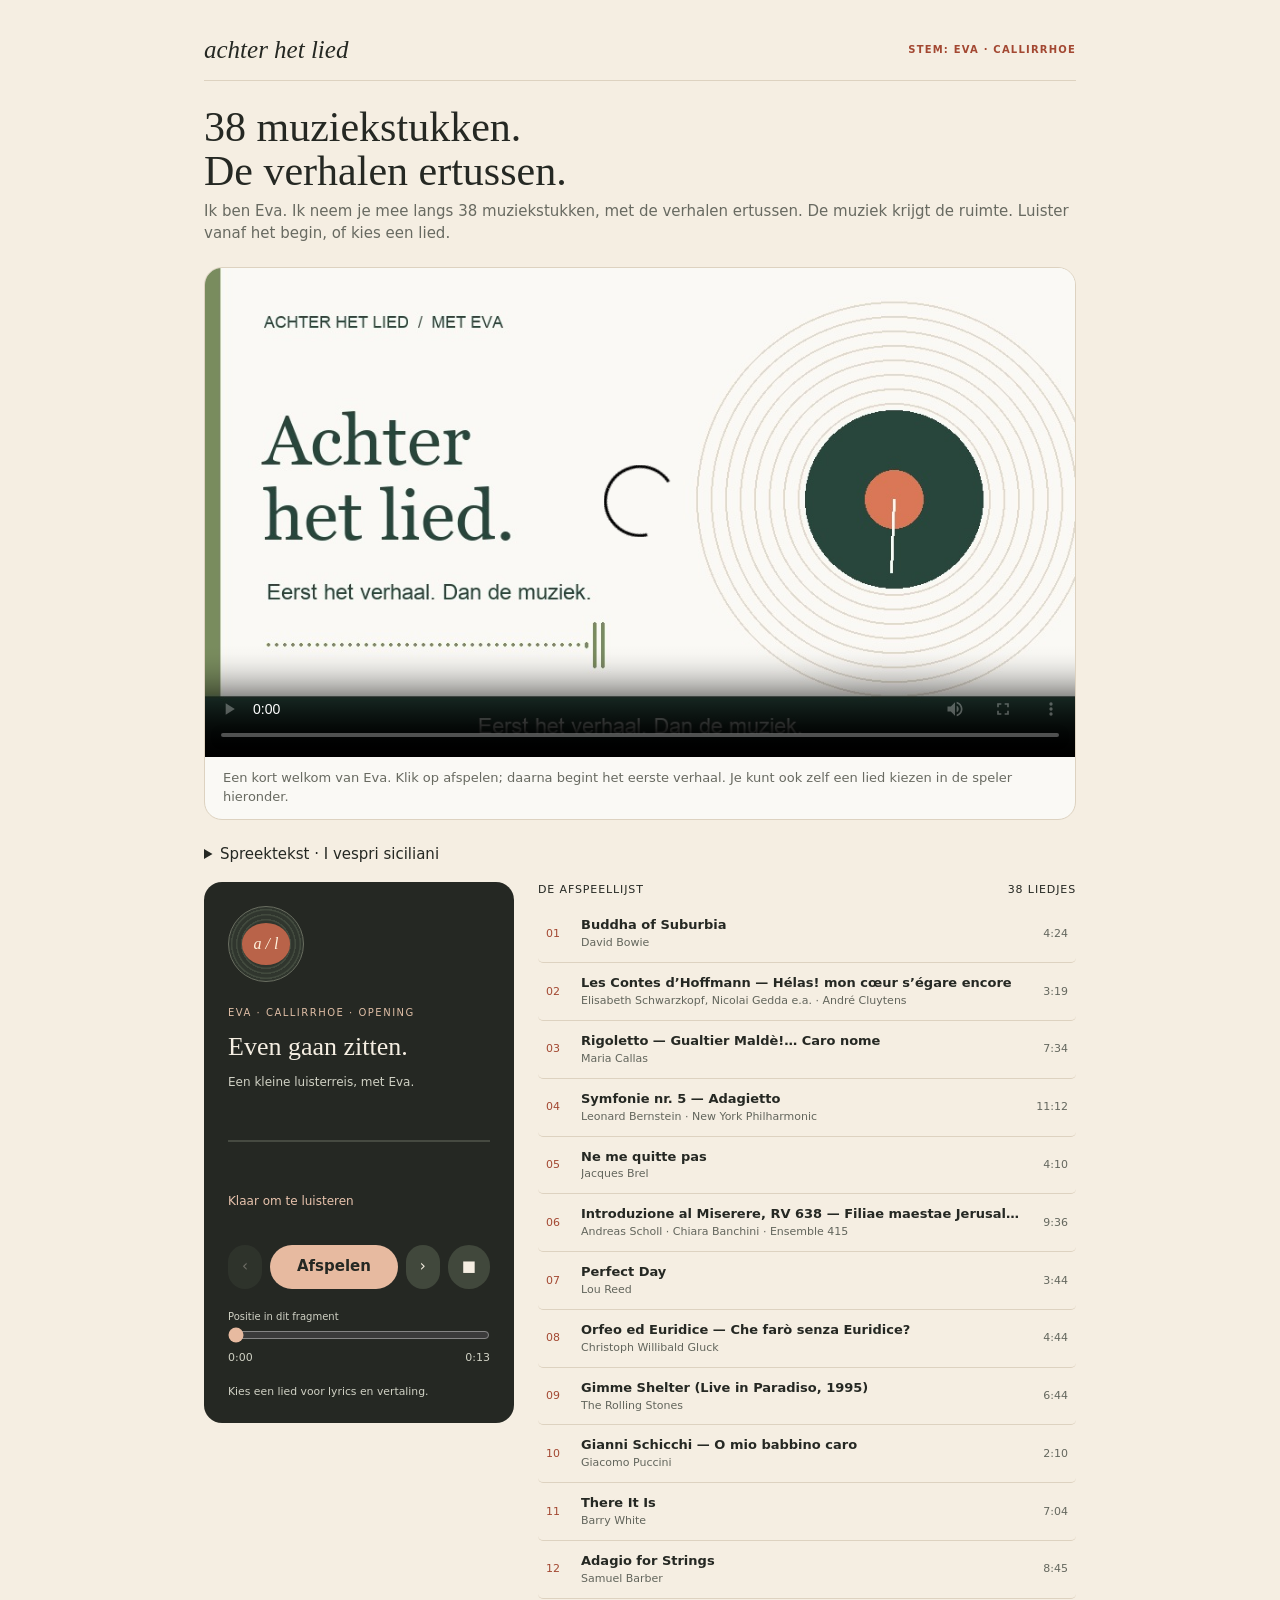
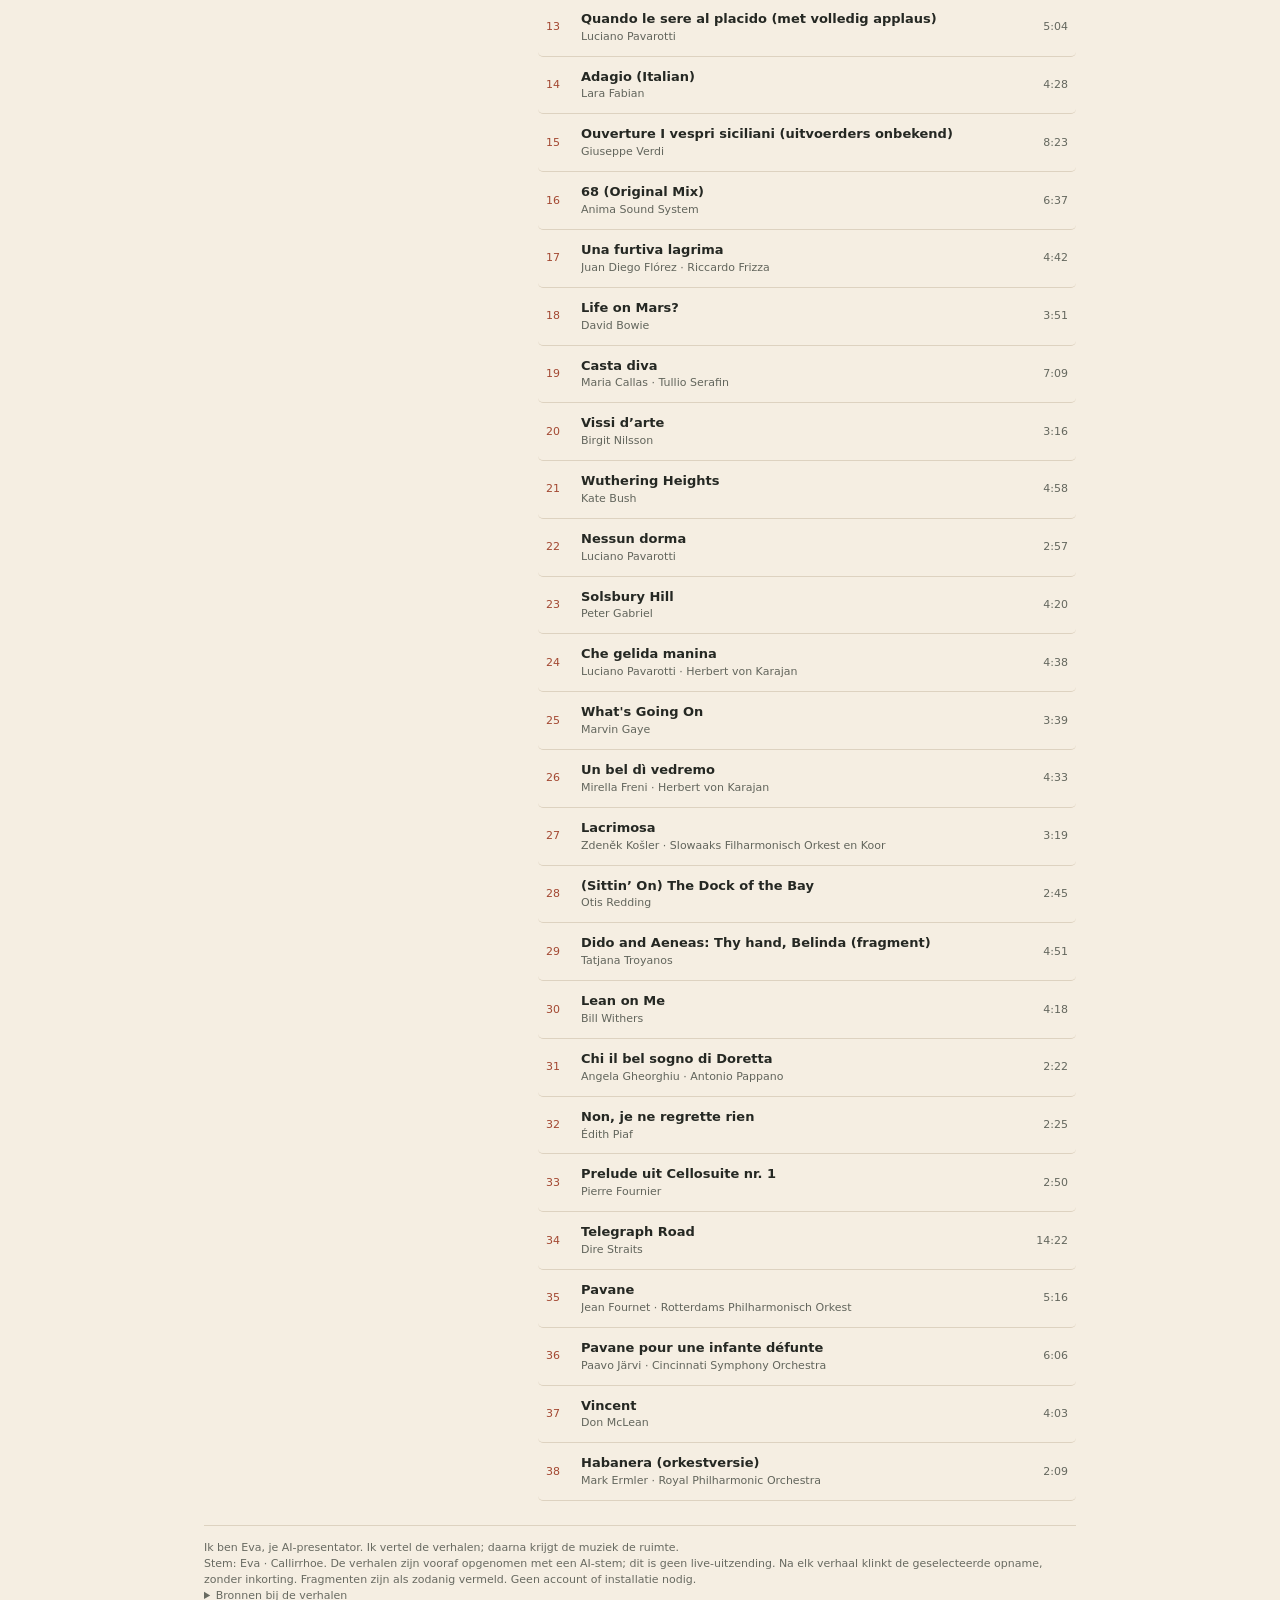
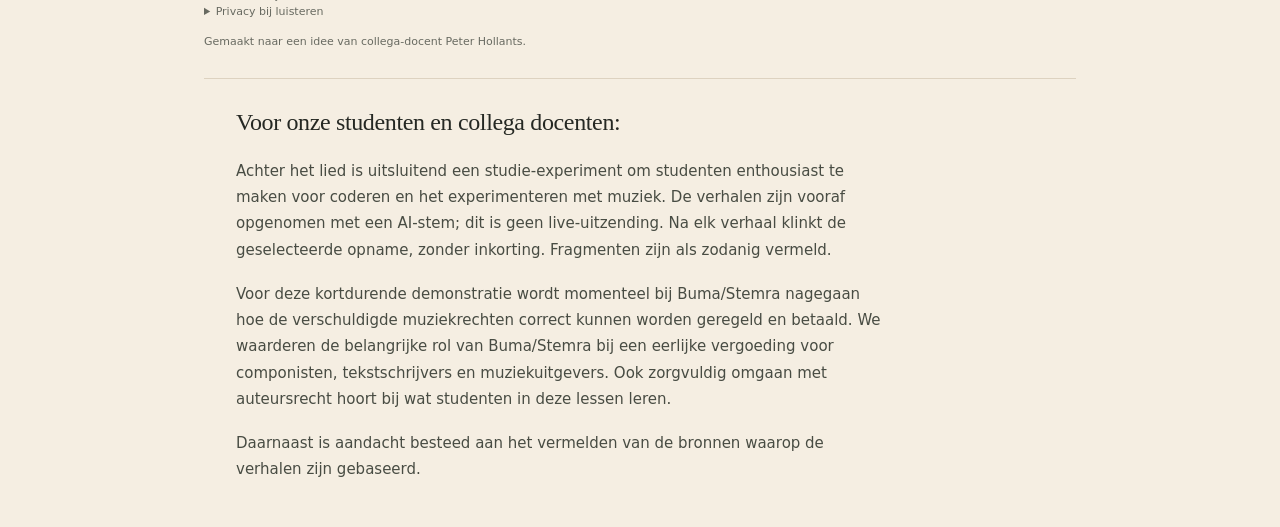
<file: index.html>
<!doctype html><html lang="nl"><head><meta charset="utf-8"><meta name="viewport" content="width=device-width,initial-scale=1"><meta name="referrer" content="no-referrer"><meta http-equiv="refresh" content="0;url=eva-test/"><title>Achter het lied — Eva</title><link rel="canonical" href="https://berndonn.github.io/achter-het-lied-demo/eva-test/"></head><body><p><a href="eva-test/">Luister naar de actuele uitzending van Achter het lied met Eva.</a></p></body></html>
</file>
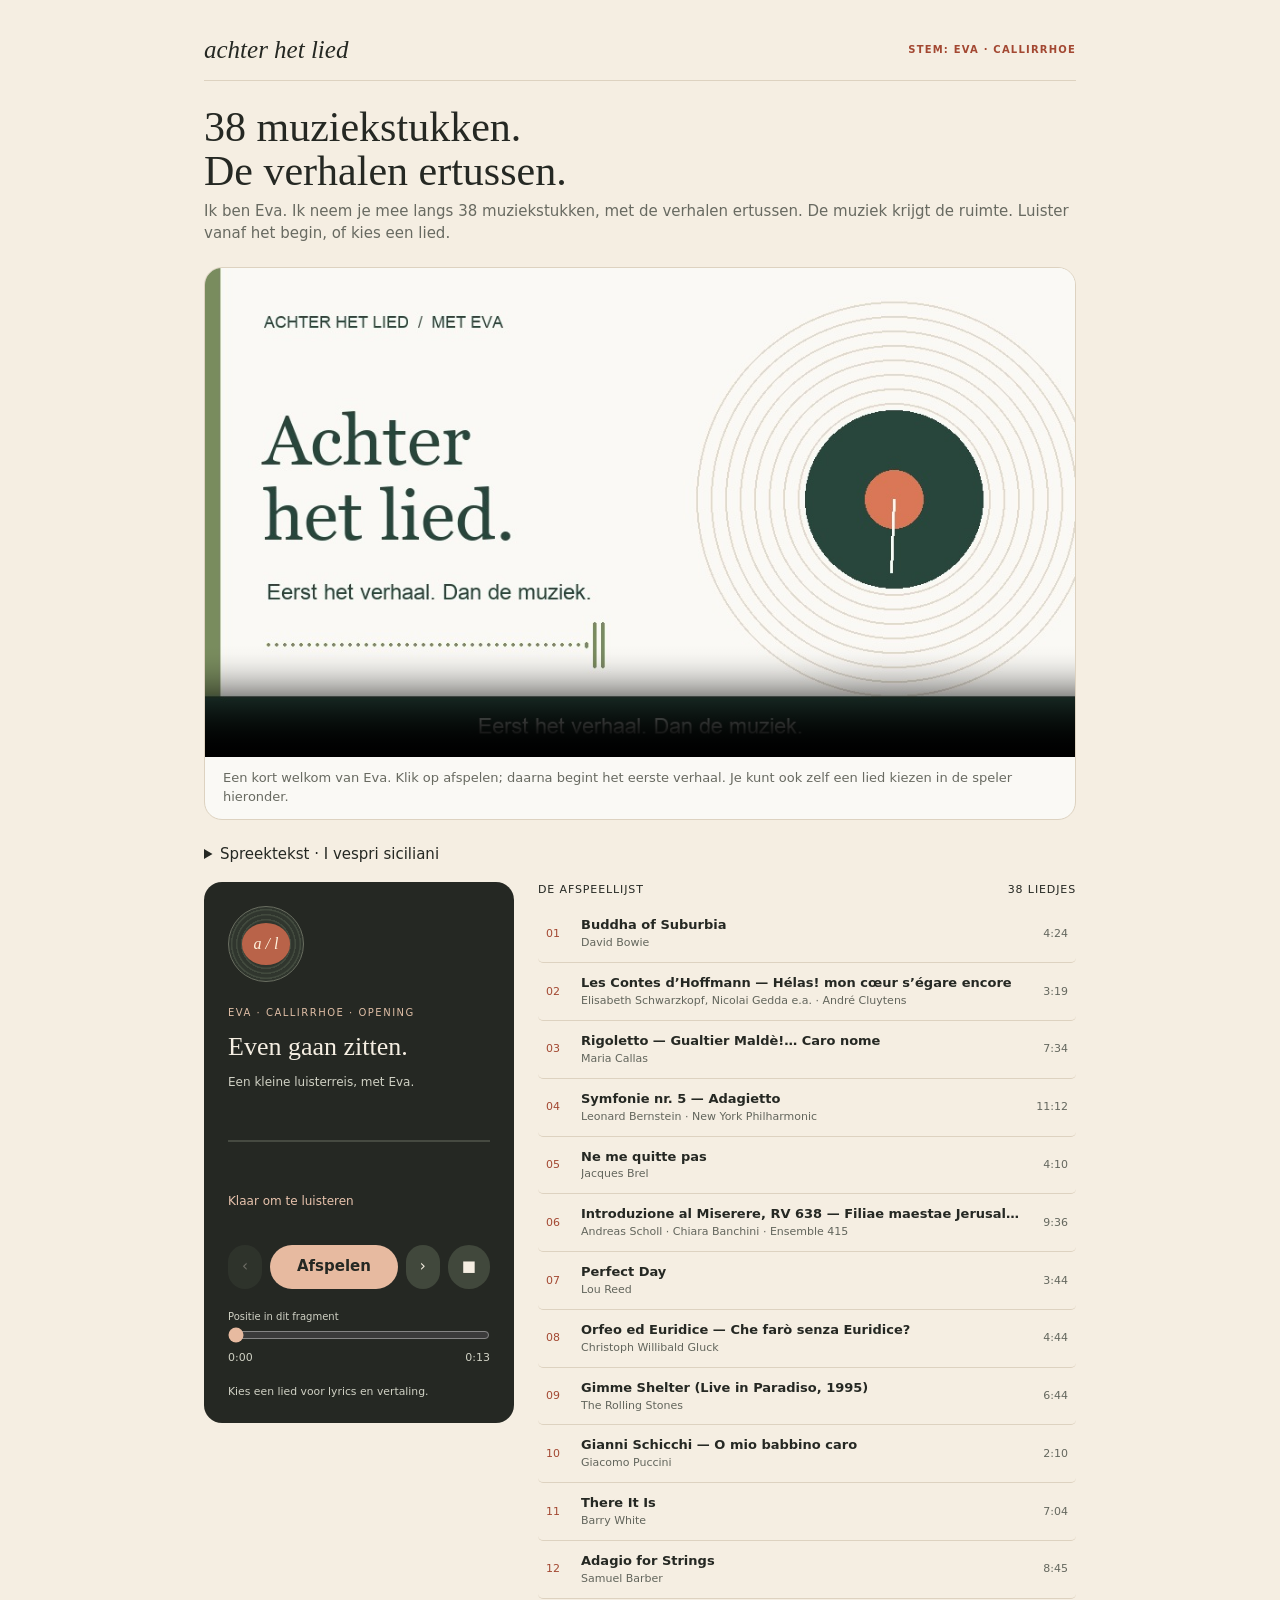
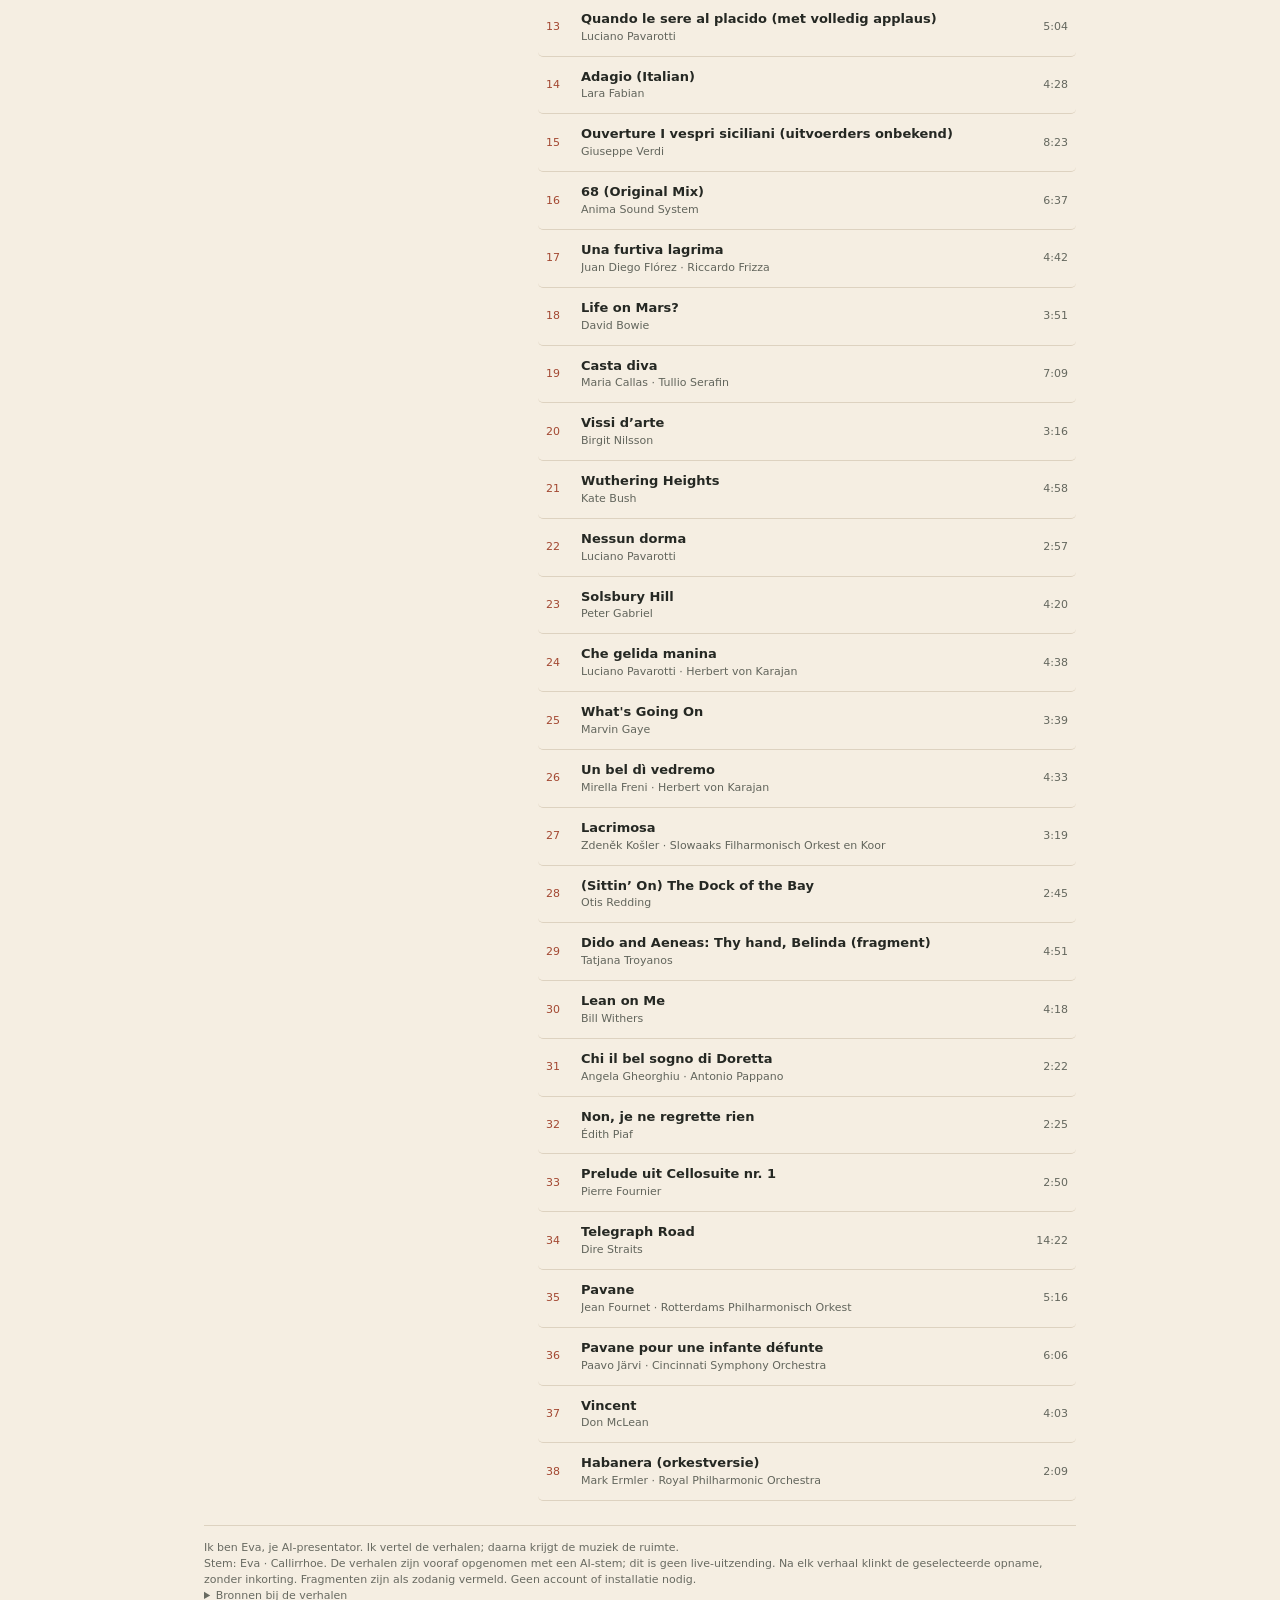
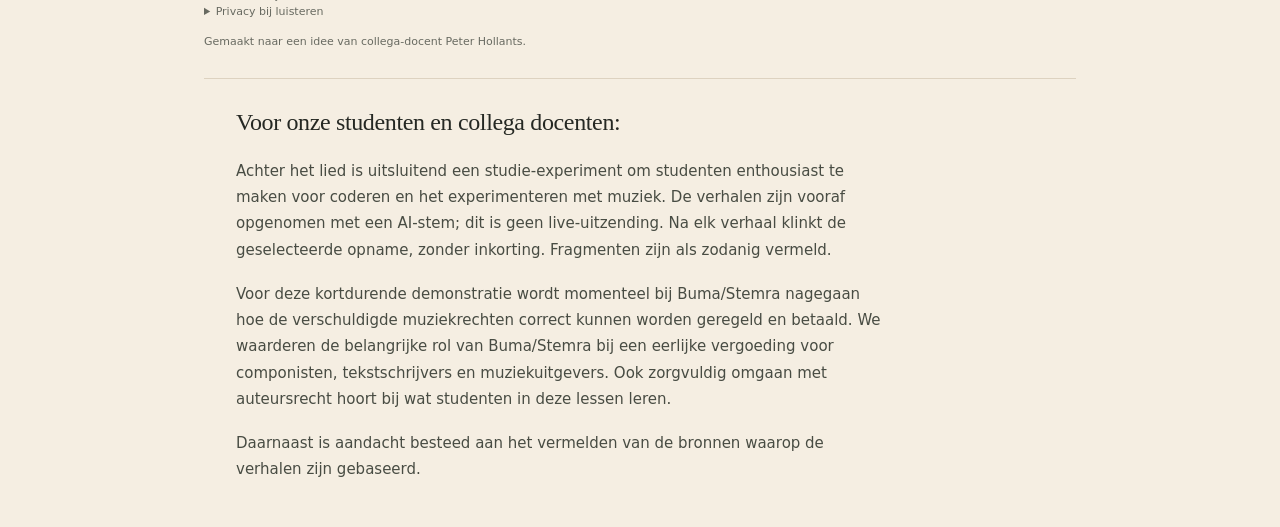
<file: eva-test/index.html>
<!doctype html>
<html lang="nl"><head><meta charset="utf-8"><meta name="viewport" content="width=device-width,initial-scale=1"><title>Achter het lied — 38 muziekstukken met Eva</title><meta name="description" content="38 muziekstukken, met de verhalen ertussen. Ik ben Eva en neem je mee: eerst het verhaal, daarna krijgt de muziek de ruimte."><meta property="og:type" content="website"><meta property="og:title" content="Achter het lied — 38 muziekstukken met Eva"><meta property="og:description" content="Ik ben Eva. Kies een lied of luister vanaf het begin: ik vertel het verhaal, daarna klinkt de muziek."><meta property="og:locale" content="nl_NL"><meta name="referrer" content="no-referrer"><style>
:root{color-scheme:light;--paper:#f5eee2;--ink:#252823;--clay:#a34832;--line:#ddd2c0}*{box-sizing:border-box}body{margin:0;background:var(--paper);color:var(--ink);font:15px/1.45 system-ui,sans-serif}main{max-width:920px;margin:36px auto;padding:0 24px}header{display:flex;align-items:center;justify-content:space-between;gap:12px;border-bottom:1px solid var(--line);padding-bottom:16px}.brand{font:italic 25px Georgia,serif}.badge{font-size:10px;letter-spacing:.12em;text-transform:uppercase;color:var(--clay);font-weight:750}h1{font:42px/1.05 Georgia,serif;margin:24px 0 8px}p{margin:0}.intro{color:#686a61;margin-bottom:22px}.layout{display:grid;grid-template-columns:310px minmax(0,1fr);gap:24px;align-items:start}.player{background:var(--ink);color:var(--paper);padding:24px;border-radius:18px;position:sticky;top:20px;overflow:hidden}.disc{width:76px;height:76px;border-radius:50%;border:1px solid #696d60;background:repeating-radial-gradient(circle,#30362e 0 3px,#424a3e 4px 5px);display:grid;place-items:center;margin-bottom:24px}.disc:after{content:'a / l';background:#b96349;color:#fff2dd;border-radius:50%;padding:12px;font:italic 16px Georgia,serif}.eyebrow{font-size:10px;letter-spacing:.15em;text-transform:uppercase;color:#debda5}h2{font:26px/1.15 Georgia,serif;margin:12px 0;overflow-wrap:anywhere}#artist{font-size:12px;color:#d0d1c4;overflow-wrap:anywhere}#status{font-size:12px;color:#e8c3ad;min-height:36px;margin-top:20px}.controls{display:flex;gap:8px;align-items:center;margin:16px 0}button{font:inherit;cursor:pointer;touch-action:manipulation}button:focus-visible,input:focus-visible{outline:3px solid #d4845f;outline-offset:3px}.controls button{background:#41483c;color:var(--paper);border:0;border-radius:30px;min-height:44px;padding:10px 14px}.controls #play{background:#e7baa0;color:#252823;flex:1;font-weight:650}.controls button:disabled{opacity:.35;cursor:default}#seek{width:100%;accent-color:#e7baa0;margin:0}label[for=seek]{font-size:10px;color:#d0d1c4}.times{display:flex;justify-content:space-between;font-size:11px;font-variant-numeric:tabular-nums;color:#d0d1c4}.list-head{display:flex;justify-content:space-between;align-items:center;margin-bottom:8px;font-size:11px;letter-spacing:.08em;text-transform:uppercase}ol{list-style:none;margin:0;padding:0}.track{width:100%;display:grid;grid-template-columns:25px minmax(0,1fr) 38px;gap:10px;align-items:center;text-align:left;padding:11px 8px;border:0;border-bottom:1px solid var(--line);background:transparent;color:var(--ink);border-radius:5px}.track:hover{background:#eae0d1}.track[aria-current=true]{background:#e8d4c3}.num{color:var(--clay);font-size:11px}.title{font-size:13px;font-weight:650;display:block;white-space:nowrap;overflow:hidden;text-overflow:ellipsis}.artist{display:block;font-size:11px;color:#62655c;white-space:nowrap;overflow:hidden;text-overflow:ellipsis}.duration{font-size:11px;color:#64675e;text-align:right;font-variant-numeric:tabular-nums}footer{font-size:11px;color:#686a61;border-top:1px solid var(--line);margin:24px 0;padding-top:14px}#fixture{background:#fff0af;padding:8px;margin-top:10px;font-weight:bold} @media(max-width:650px){main{margin:18px auto;padding:0 16px}h1{font-size:34px}.layout{grid-template-columns:minmax(0,1fr);gap:20px}.player{position:static;padding:20px}.disc{float:right;width:56px;height:56px;margin:0 0 10px 12px}.disc:after{font-size:12px;padding:9px}h2{font-size:24px}#status{min-height:18px;margin-top:12px}.intro{font-size:13px}.brand{font-size:22px}}
.credits{margin-top:14px;overflow-wrap:anywhere}footer a{color:var(--clay)}
.study-notice{margin-top:28px;padding:28px clamp(0px,3vw,32px) 8px;border-top:1px solid var(--line);font-size:15px;line-height:1.75;color:var(--ink)}
.study-notice h2{max-width:36ch;margin:0 0 20px;font:24px/1.3 Georgia,serif;letter-spacing:-.015em;overflow-wrap:normal;text-wrap:balance}
.study-notice p{max-width:68ch;color:#484c43}.study-notice p+p{margin-top:18px}
@media(max-width:600px){.study-notice{padding:24px 0 4px}.study-notice h2{font-size:23px;margin-bottom:18px}}

.lyrics-tools{margin-top:18px;font-size:13px}.lyrics-tools a{display:inline-block;padding:10px 14px;border:1px solid var(--line);border-radius:8px;color:var(--paper);text-decoration:none}.lyrics-tools a[hidden]{display:none}.lyrics-tools small{display:block;margin-top:7px;color:#d0d1c4}
.title-intro{margin:0 0 24px;border:1px solid var(--line);border-radius:18px;overflow:hidden;background:#faf9f5}.title-intro video{display:block;width:100%;height:auto;aspect-ratio:16/9}.title-intro figcaption{padding:12px 18px;color:#686a61;font-size:13px}
</style></head><body><main><header><span class="brand">achter het lied</span><span class="badge">Stem: Eva · Callirrhoe</span></header><h1>38 muziekstukken.<br>De verhalen ertussen.</h1><p class="intro">Ik ben Eva. Ik neem je mee langs 38 muziekstukken, met de verhalen ertussen. De muziek krijgt de ruimte. Luister vanaf het begin, of kies een lied.</p><figure class="title-intro"><video id="title-intro" controls playsinline preload="metadata" width="960" height="540" poster="media/titelintro.jpg?v=opera38-1" aria-label="Achter het lied — titelintro met Eva"><source src="media/titelintro.mp4?v=opera38-1" type="video/mp4">Je browser ondersteunt deze video niet.</video><figcaption>Een kort welkom van Eva. Klik op afspelen; daarna begint het eerste verhaal. Je kunt ook zelf een lied kiezen in de speler hieronder.</figcaption></figure><details style="margin:16px 0"><summary>Spreektekst · I vespri siciliani</summary><p>Stel je voor: je gaat naar de opera, maar in plaats van stil te wachten, wordt er om je heen gegeten en gepraat. In het negentiende-eeuwse La Scala namen bezoekers zelfs eten mee naar hun loge. Je kwam voor de muziek, maar ook om mensen te ontmoeten en gezien te worden. Heel anders dan de stille zaal die we nu verwachten. Een ouverture is méér dan muziek voordat het verhaal begint: ze kan je alvast in de stemming van dat verhaal brengen. En daarvoor hoef je nog geen woord Italiaans te verstaan. Luister naar de ouverture van Verdi’s I vespri siciliani.</p></details><div class="layout"><section class="player" aria-label="Audiospeler"><div class="disc" aria-hidden="true"></div><div class="eyebrow" id="kind">Eva · Callirrhoe · opening</div><h2 id="title">Even gaan zitten.</h2><p id="artist">Een kleine luisterreis, met Eva.</p><p id="status" role="status" aria-live="polite">Klaar om te luisteren</p><div class="controls"><button id="prev" aria-label="Vorig lied" title="Vorig lied">‹</button><button id="play">Afspelen</button><button id="next" aria-label="Volgend lied" title="Volgend lied">›</button><button id="stop" aria-label="Stop" title="Stop en terug naar de opening">■</button></div><label for="seek">Positie in dit fragment</label><input id="seek" type="range" min="0" max="1" step="0.1" value="0" disabled><div class="times"><span id="elapsed">0:00</span><span id="total">—</span></div><audio id="audio" preload="metadata"></audio></section><section aria-label="Afspeellijst"><div class="list-head"><span>De afspeellijst</span><span id="count"></span></div><ol id="tracks"></ol></section></div><footer>Ik ben Eva, je AI-presentator. Ik vertel de verhalen; daarna krijgt de muziek de ruimte.<br>Stem: Eva · Callirrhoe. De verhalen zijn vooraf opgenomen met een AI-stem; dit is geen live-uitzending. Na elk verhaal klinkt de geselecteerde opname, zonder inkorting. Fragmenten zijn als zodanig vermeld. Geen account of installatie nodig.<details><summary>Bronnen bij de verhalen</summary><ul><li>vivaldi: <a href="https://www.virgosacrata.com/filiae-maestae-jerusalem.html">Bron 1</a></li><li>hoffmann: <a href="https://en.wikipedia.org/wiki/The_Tales_of_Hoffmann">Bron 1</a></li><li>brel: <a href="https://www.radiofrance.fr/franceculture/podcasts/le-malheur-des-uns/jacques-brel-ou-la-lachete-de-l-homme-6639132">Bron 1</a></li><li>callas: <a href="https://www.eno.org/operas/rigoletto">Bron 1</a></li><li>lou: <a href="https://en.wikipedia.org/wiki/Perfect_Day_(Lou_Reed_song)">Bron 1</a> · <a href="https://faroutmagazine.co.uk/lou-reed-perfect-day-heroin-real-song-meaning">Bron 2</a></li><li>mahler: <a href="https://www.benjaminzander.org/library/mahler-some-reflections-on-symphony-no-5">Bron 1</a> · <a href="https://www.benjaminzander.org/article/bpyo-rehearsal-no-9-recap">Bron 2</a> · <a href="https://utahsymphony.org/explore/2021/03/mahler-adagietto-from-symphony-no-5">Bron 3</a></li><li>barry: <a href="https://www.udiscovermusic.com/stories/barry-white-icon-now">Bron 1</a> · <a href="https://en.wikipedia.org/wiki/The_Icon_Is_Love">Bron 2</a></li><li>stones: <a href="https://festileaks.com/2018/05/25-mei-1995-the-rolling-stones-geeft-beste-concert-ooit-in-paradiso">Bron 1</a></li></ul><p>Anima Sound System — 68: <a href="https://www.womex.com/virtual/wizart/anima_sound_system" target="_blank" rel="noopener noreferrer">WOMEX · artiest en achtergrond</a> · <a href="https://en.wikipedia.org/wiki/Buddha_Bar_compilation_albums" target="_blank" rel="noopener noreferrer">Buddha-Bar I · 1999 · cd 2</a>.</p><p>David Bowie — Life on Mars?: <a href="https://www.davidbowie.com/blog/2018/6/22/life-on-mars-single-is-45-today" target="_blank" rel="noopener noreferrer">Life On Mars? single is 45 today — David Bowie</a>.</p><p>Kate Bush — Wuthering Heights: <a href="https://www.bbc.com/culture/article/20250117-the-surprising-story-behind-kate-bushs-first-hit-wuthering-heights" target="_blank" rel="noopener noreferrer">The surprising story behind Kate Bush&#x27;s first hit Wuthering Heights — BBC Culture</a> · <a href="http://gaffa.org/cloud/music/wuthering_heights.html" target="_blank" rel="noopener noreferrer">Cloudbusting: Kate Bush in her own words — Wuthering Heights</a> · <a href="https://www.katebushencyclopedia.com/the-whole-story" target="_blank" rel="noopener noreferrer">The Whole Story — Kate Bush Encyclopedia</a>.</p><p>Peter Gabriel — Solsbury Hill: <a href="https://www.rollingstone.com/music/music-news/peter-gabriel-story-that-bruce-springsteen-was-inspiration-for-solsbury-hill-is-hogwash-72349/" target="_blank" rel="noopener noreferrer">Peter Gabriel: Story That Bruce Springsteen Was Inspiration for Solsbury Hill Is Hogwash — Rolling Stone</a> · <a href="https://petergabriel.com/release/solsbury-hill/" target="_blank" rel="noopener noreferrer">Solsbury Hill — PeterGabriel.com</a>.</p><p>Marvin Gaye — What&#x27;s Going On: <a href="https://www.theguardian.com/books/2001/dec/08/extract" target="_blank" rel="noopener noreferrer">What went on</a> · <a href="https://www.grammy.com/news/marvin-gaye-whats-going-50th-anniversary-record/" target="_blank" rel="noopener noreferrer">For The Record: Inside Marvin Gaye’s Revolutionary What’s Going On At 50</a>.</p><p>Otis Redding — (Sittin’ On) The Dock of the Bay: <a href="https://www.npr.org/2000/09/17/1082281/-sittin-on-the-dock-of-the-bay" target="_blank" rel="noopener noreferrer">&#x27;(Sittin&#x27; On) The Dock Of The Bay&#x27;</a> · <a href="https://www.npr.org/2018/01/08/576413464/the-story-of-how-otis-reddings-dock-of-the-bay-got-released" target="_blank" rel="noopener noreferrer">&#x27;Dock Of The Bay&#x27; At 50: Why Otis Redding&#x27;s Biggest Hit Almost Went Unheard</a>.</p><p>Bill Withers — Grandma’s Hands: <a href="https://rockcellarmagazine.com/bill-withers-interview-aint-no-sunshine-lean-on-me-grandmas-hands-rock-hall-of-fame/" target="_blank" rel="noopener noreferrer">Bill Withers on Ain’t No Sunshine, Grandma’s Hands, Use Me, &amp; His Legacy (Archival Interview)</a>.</p><p>Édith Piaf — Non, je ne regrette rien: <a href="https://www.bbc.com/news/articles/c5yx90y3g4go" target="_blank" rel="noopener noreferrer">Je Ne Regrette Rien composer dies aged 95</a> · <a href="https://www.telegraph.co.uk/obituaries/2024/11/18/charles-dumont-songwriter-edith-piaf-je-ne-regrette-rien/" target="_blank" rel="noopener noreferrer">Charles Dumont, songwriter whose Non, Je Ne Regrette Rien gave Edith Piaf her comeback – obituary</a>.</p><p>Dire Straits — Telegraph Road: <a href="https://www.loudersound.com/bands-artists/dire-straits-tangled-story" target="_blank" rel="noopener noreferrer">The tangled story of Dire Straits</a> · <a href="https://www.songfacts.com/facts/dire-straits/telegraph-road" target="_blank" rel="noopener noreferrer">Telegraph Road by Dire Straits</a>.</p><p>Don McLean — Vincent: <a href="https://www.vangoghmuseum.nl/en/art-and-stories/vincent-van-gogh-faq/why-did-don-mclean-write-a-song-about-vincent" target="_blank" rel="noopener noreferrer">Van Gogh Museum — Why Did Don McLean Write a Song about Vincent?</a> · <a href="https://donmclean.com/story-behind-the-song-don-mcleans-vincent/" target="_blank" rel="noopener noreferrer">Don McLean — Story Behind the Song: Vincent</a>.</p><p>Christoph Willibald Gluck — Orfeo ed Euridice — Che farò senza Euridice?: <a href="https://www.metopera.org/discover/synopses/Orfeo-Ed-Euridice" target="_blank" rel="noopener noreferrer">Metropolitan Opera — Synopsis: Orfeo ed Euridice</a> · <a href="https://www.baroque.org/orfeosynopsis" target="_blank" rel="noopener noreferrer">Music of the Baroque — Orfeo ed Euridice: Synopsis</a>.</p><p>Giacomo Puccini — Gianni Schicchi — O mio babbino caro: <a href="https://www.laphil.com/works/o-mio-babbino-caro-from-gianni-schicchi" target="_blank" rel="noopener noreferrer">LA Phil / John Mangum — O mio babbino caro from Gianni Schicchi</a>.</p><p>Samuel Barber — Adagio for Strings: <a href="https://www.britannica.com/topic/Adagio-for-Strings" target="_blank" rel="noopener noreferrer">Encyclopaedia Britannica / Betsy Schwarm — Adagio for Strings</a>.</p><p>Luciano Pavarotti — Quando le sere al placido (met volledig applaus): <a href="https://www.opera-arias.com/verdi/luisa-miller/sacra-la-scelta-e-d&#x27;un-consorte/" target="_blank" rel="noopener noreferrer">Bron 1</a> · <a href="https://operadepot.com/products/verdi-luisa-miller-pavarotti-caballe" target="_blank" rel="noopener noreferrer">Bron 2</a> · <a href="https://www.universalmusic.it/musica-classica/album/pavarotti-ndash-the-opera-collection-7-verdi-luisa-miller_36689246484/" target="_blank" rel="noopener noreferrer">Bron 3</a> · <a href="https://www.classicstoday.com/review/review-9281/" target="_blank" rel="noopener noreferrer">Bron 4</a> · <a href="https://www.lucianopavarottifoundation.com/en/maestro/" target="_blank" rel="noopener noreferrer">Bron 5</a> · <a href="http://opera.stanford.edu/iu/libretti/Luisa1.html" target="_blank" rel="noopener noreferrer">Bron 6</a> · <a href="http://opera.stanford.edu/iu/libretti/Luisa2.html" target="_blank" rel="noopener noreferrer">Bron 7</a>.</p><p>Giuseppe Verdi — Ouverture I vespri siciliani (uitvoerders onbekend): <a href="https://en.wikipedia.org/wiki/Les_v%C3%AApres_siciliennes" target="_blank" rel="noopener noreferrer">Bron 1</a>.</p><p>Juan Diego Flórez · Riccardo Frizza — Una furtiva lagrima: <a href="https://en.wikipedia.org/wiki/Una_furtiva_lagrima" target="_blank" rel="noopener noreferrer">Bron 1</a>.</p><p>Maria Callas · Tullio Serafin — Casta diva: <a href="https://www.liveabout.com/casta-diva-lyrics-translation-and-history-724008" target="_blank" rel="noopener noreferrer">Bron 1</a>.</p><p>Birgit Nilsson — Vissi d’arte: <a href="https://www.metopera.org/discover/education/educator-guides/tosca/like-a-prayer/" target="_blank" rel="noopener noreferrer">Bron 1</a>.</p><p>Luciano Pavarotti — Nessun dorma: <a href="https://en.wikipedia.org/wiki/Nessun_dorma" target="_blank" rel="noopener noreferrer">Bron 1</a>.</p><p>Luciano Pavarotti · Herbert von Karajan — Che gelida manina: <a href="https://en.wikipedia.org/wiki/Che_gelida_manina" target="_blank" rel="noopener noreferrer">Bron 1</a>.</p><p>Mirella Freni · Herbert von Karajan — Un bel dì vedremo: <a href="https://en.wikipedia.org/wiki/Un_bel_d%C3%AC,_vedremo" target="_blank" rel="noopener noreferrer">Bron 1</a>.</p><p>Zdeněk Košler · Slowaaks Filharmonisch Orkest en Koor — Lacrimosa: <a href="https://en.wikipedia.org/wiki/Requiem_(Mozart)" target="_blank" rel="noopener noreferrer">Bron 1</a>.</p><p>Tatjana Troyanos — Dido and Aeneas: Thy hand, Belinda (fragment): <a href="https://www.opera-arias.com/purcell/dido-and-aeneas/synopsis/" target="_blank" rel="noopener noreferrer">Bron 1</a> · <a href="https://www.allmusic.com/album/diva-30-great-prima-donnas-mw0001412773" target="_blank" rel="noopener noreferrer">Bron 2</a>.</p><p>Angela Gheorghiu · Antonio Pappano — Chi il bel sogno di Doretta: <a href="https://www.metopera.org/discover/synopses/la-rondine/" target="_blank" rel="noopener noreferrer">Bron 1</a>.</p><p>Pierre Fournier — Prelude uit Cellosuite nr. 1: <a href="https://www.bachvereniging.nl/nl/bwv/bwv-1007" target="_blank" rel="noopener noreferrer">Bron 1</a>.</p><p>Jean Fournet · Rotterdams Philharmonisch Orkest — Pavane: <a href="https://www.laphil.com/works/pavane" target="_blank" rel="noopener noreferrer">Bron 1</a>.</p><p>Paavo Järvi · Cincinnati Symphony Orchestra — Pavane pour une infante défunte: <a href="https://en.wikipedia.org/wiki/Pavane_pour_une_infante_d%C3%A9funte" target="_blank" rel="noopener noreferrer">Bron 1</a>.</p><p>Mark Ermler · Royal Philharmonic Orchestra — Habanera (orkestversie): <a href="https://www.metopera.org/discover/synopses/carmen/" target="_blank" rel="noopener noreferrer">Bron 1</a> · <a href="https://classical.music.apple.com/sz/recording/georges-bizet-1838-pp112-1896435689" target="_blank" rel="noopener noreferrer">Bron 2</a>.</p><p>The Rolling Stones — Gimme Shelter (Live in Paradiso, 1995): aangeleverde opname, <a href="https://www.youtube.com/watch?v=Lqu_V4rNJ9M" target="_blank" rel="noopener noreferrer">The Rolling Stones Gimme shelter Paradiso Amsterdam1995 43HD</a> · quarkieKP.</p></details><details><summary>Privacy bij luisteren</summary><p>We tellen per dag, editie en lied muziekstarts en gemeten afspeelminuten, niet unieke personen of aandacht. Pauze, buffering, doorspoelen en Eva’s verhalen tellen niet mee. Achtergrondweergave telt waar meetbaar; ontbrekende metingen worden niet aangevuld. Alleen dagtotalen blijven maximaal 90 dagen op onze eigen server. Geen analyticscookies, bezoekers-ID’s, IP-opslag, verwijzers of locatiegegevens. Je browser en hosting verwerken wel technisch netwerkverkeer. Do Not Track en Global Privacy Control worden gerespecteerd.</p><label><input type="checkbox" id="listen-metrics" checked> Anonieme luistermeting toestaan op deze pagina (keuze wordt niet opgeslagen)</label></details>
<p class="credits">Gemaakt naar een idee van collega-docent Peter Hollants.</p>
<section class="study-notice" aria-labelledby="study-notice-title">
<h2 id="study-notice-title">Voor onze studenten en collega docenten:</h2>
<p>Achter het lied is uitsluitend een studie-experiment om studenten enthousiast te maken voor coderen en het experimenteren met muziek. De verhalen zijn vooraf opgenomen met een AI-stem; dit is geen live-uitzending. Na elk verhaal klinkt de geselecteerde opname, zonder inkorting. Fragmenten zijn als zodanig vermeld.</p>
<p>Voor deze kortdurende demonstratie wordt momenteel bij Buma/Stemra nagegaan hoe de verschuldigde muziekrechten correct kunnen worden geregeld en betaald. We waarderen de belangrijke rol van Buma/Stemra bij een eerlijke vergoeding voor componisten, tekstschrijvers en muziekuitgevers. Ook zorgvuldig omgaan met auteursrecht hoort bij wat studenten in deze lessen leren.</p>
<p>Daarnaast is aandacht besteed aan het vermelden van de bronnen waarop de verhalen zijn gebaseerd.</p>
</section>
</footer></main><script src="playlist.js?v=vespri-sociale-20260925"></script><script src="../listen-analytics.js"></script><script>
const $=id=>document.getElementById(id),audio=$('audio');
const titleIntro=$('title-intro');
let introRevision=null;
titleIntro.addEventListener('play',()=>{audio.pause();introRevision=revision});
audio.addEventListener('play',()=>{introRevision=null;titleIntro.pause()});
let index=0,revision=0;const segments=playlist.segments,fmt=n=>{n=Number.isFinite(n)?Math.floor(n):0;return Math.floor(n/60)+':'+String(n%60).padStart(2,'0')};
// The clicked video replaces only the opening; follow the current ordered playlist.
const introStory=segments.findIndex(s=>s.kind==='speech'&&s.role==='story');
titleIntro.addEventListener('ended',()=>{const uninterrupted=introRevision===revision;introRevision=null;if(titleIntro.ended&&uninterrupted&&introStory>=0)load(introStory,true)});
const listenMeter=window.ListenAnalytics?ListenAnalytics.attach(audio,'eva-38-lean-v1'):{select(){}};
const starts=playlist.tracks.map((_,i)=>segments.findIndex(s=>s.track===i));
$('count').textContent=playlist.tracks.length+' liedjes';
playlist.tracks.forEach((t,i)=>{const li=document.createElement('li'),b=document.createElement('button');b.className='track';b.title=t.title+' — '+t.artist;b.setAttribute('aria-label',(i+1)+'. '+t.title+' — '+t.artist);const music=segments.find(s=>s.track===i&&s.kind==='music');for(const [cl,txt] of [['num',String(i+1).padStart(2,'0')],['info',''],['duration',fmt(music.duration)]]){const el=document.createElement('span');el.className=cl;el.textContent=txt;if(cl==='info'){for(const [c,v] of [['title',t.title],['artist',t.artist]]){const x=document.createElement('span');x.className=c;x.textContent=v;el.append(x)}}b.append(el)}b.onclick=()=>load(starts[i],true);li.append(b);$('tracks').append(li)});
const lyricsBox=document.createElement('div');lyricsBox.className='lyrics-tools';lyricsBox.innerHTML='<a id="lyricsLink" target="_blank" rel="noopener noreferrer" referrerpolicy="no-referrer">Lyrics / vertaling ↗</a><small id="lyricsNote"></small>';document.querySelector('.player').append(lyricsBox);
const PUBLIC_LYRICS_BASE="https://macmini-felix.tail58fa21.ts.net"; // build-time PUBLIC_ORIGIN
const lyricTrackIds={"[\"David Bowie\",\"Buddha of Suburbia\"]": "bowie-buddha", "[\"Elisabeth Schwarzkopf, Nicolai Gedda e.a. · André Cluytens\",\"Les Contes d’Hoffmann — Hélas! mon cœur s’égare encore\"]": "offenbach-helas", "[\"Jacques Brel\",\"Ne me quitte pas\"]": "brel-ne-me-quitte-pas", "[\"Maria Callas\",\"Rigoletto — Gualtier Maldè!… Caro nome\"]": "callas-caro-nome", "[\"Lou Reed\",\"Perfect Day\"]": "lou-reed-perfect-day", "[\"Leonard Bernstein · New York Philharmonic\",\"Symfonie nr. 5 — Adagietto\"]": null, "[\"The Rolling Stones\",\"Gimme Shelter (Live in Paradiso, 1995)\"]": "rolling-stones-gimme-shelter", "[\"Barry White\",\"There It Is\"]": "barry-white-there-it-is", "[\"Lara Fabian\",\"Adagio (Italian)\"]": "lara-fabian-adagio", "[\"Andreas Scholl · Chiara Banchini · Ensemble 415\",\"Introduzione al Miserere, RV 638 — Filiae maestae Jerusalem (volledig)\"]": "vivaldi-filiae"};
function updateLyrics(){const s=segments[index],link=$('lyricsLink'),note=$('lyricsNote');link.hidden=true;link.removeAttribute('href');if(s.track==null){note.textContent='Kies een lied voor lyrics en vertaling.';return;}const t=playlist.tracks[s.track],key=JSON.stringify([t.artist,t.title]);if(t.instrumental){note.textContent='Instrumentale muziek · geen songtekst.';return;}if(t.lyricsAvailable===false){note.textContent='Lyrics / vertaling voor dit nieuwe lied zijn nog niet aangesloten.';return;}if(!Object.prototype.hasOwnProperty.call(lyricTrackIds,key)){note.textContent='Geen lyricskoppeling voor dit lied.';return;}const id=lyricTrackIds[key];if(!id){note.textContent='Instrumentale muziek · geen songtekst.';return;}link.href=PUBLIC_LYRICS_BASE+'/lyrics/'+encodeURIComponent(id);link.hidden=false;note.textContent='Opent de eigen songtekstpagina. Vertaling alleen na een klik daar. Niet elk nummer wordt gevonden.';}
function paint(){const s=segments[index],t=playlist.tracks[s.track];$('kind').textContent=s.kind==='music'?'Muziek · '+(s.track+1)+' / '+playlist.tracks.length:'Eva · Callirrhoe · '+({opening:'opening',story:'het verhaal',reaction:'afkondiging',closing:'afsluiting'}[s.role]);$('title').textContent=t?t.title:s.role==='opening'?'Even gaan zitten.':'Dank je wel voor het luisteren';$('artist').textContent=t?t.artist:'Een kleine luisterreis, met Eva.';document.querySelectorAll('.track').forEach((b,i)=>b.setAttribute('aria-current',String(s.track===i)));$('prev').disabled=index===0;$('next').disabled=s.track===playlist.tracks.length-1||s.role==='closing';updateLyrics();}
async function play(){const ticket=revision;try{await audio.play()}catch(e){if(ticket===revision&&e.name!=='AbortError')$('status').textContent='Je browser start het geluid niet automatisch. Klik op Afspelen om dit fragment te starten.'}}
function load(i,autoplay=false){listenMeter.select(segments[i]);revision++;audio.pause();$('play').textContent='Afspelen';index=i;audio.src=segments[i].src;$('seek').disabled=true;$('seek').value=0;$('elapsed').textContent='0:00';$('total').textContent='—';$('status').textContent=autoplay?'Laden…':'Klaar om te luisteren';paint();audio.load();if(autoplay)play()}
$('play').onclick=()=>audio.ended&&index===segments.length-1?load(0,true):audio.paused?play():audio.pause();$('stop').onclick=()=>{load(0);$('status').textContent='Gestopt · terug bij de opening'};
$('next').onclick=()=>{const t=segments[index].track;load(t==null?starts[0]:t<starts.length-1?starts[t+1]:segments.length-1,!audio.paused)};
$('prev').onclick=()=>{const s=segments[index];load(s.role==='closing'?starts[starts.length-1]:s.track>0?starts[s.track-1]:0,!audio.paused)};
$('seek').oninput=()=>{if(Number.isFinite(audio.duration))audio.currentTime=Math.min(Number($('seek').value),audio.duration)};
audio.addEventListener('loadedmetadata',()=>{$('seek').max=audio.duration;$('seek').disabled=!Number.isFinite(audio.duration);$('total').textContent=fmt(audio.duration)});
audio.addEventListener('timeupdate',()=>{$('elapsed').textContent=fmt(audio.currentTime);$('seek').value=audio.currentTime});
audio.addEventListener('play',()=>{$('play').textContent='Pauzeren';$('status').textContent=segments[index].kind==='speech'?'Je luistert naar Eva':'Het lied speelt'});
audio.addEventListener('pause',()=>{$('play').textContent='Afspelen';if(!audio.ended)$('status').textContent='Gepauzeerd'});
audio.addEventListener('ended',()=>{if(index<segments.length-1)load(index+1,true);else{$('status').textContent='Afgelopen · dank je voor het luisteren';$('play').textContent='Opnieuw'}});
audio.addEventListener('error',()=>{$('status').textContent='Dit fragment kon niet laden. Kies een ander lied of probeer opnieuw.'});load(0);
</script><script src="music-waves.js?v=lean-on-me-20260923"></script></body></html>
</file>
